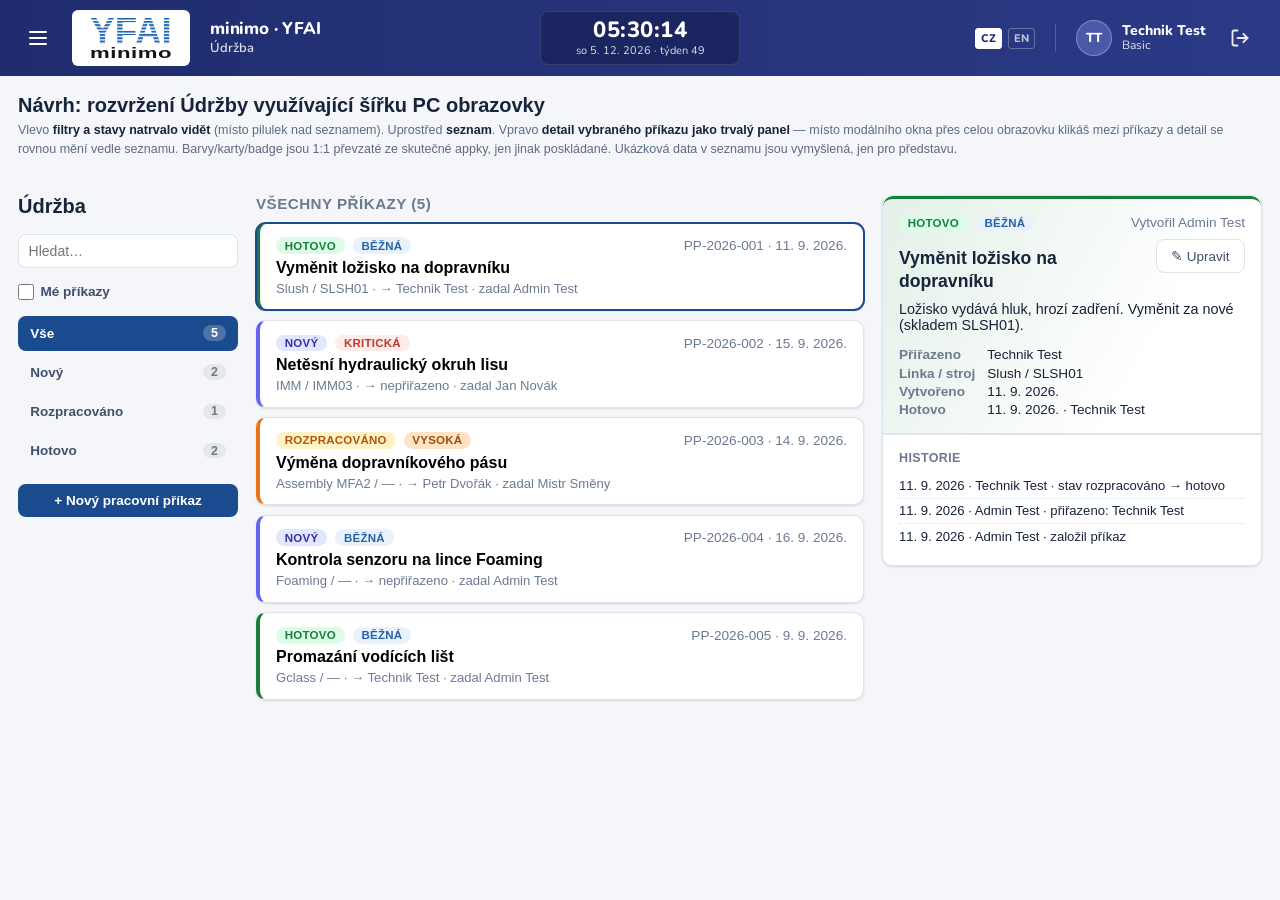
<file: _mockup-udrzba-layout.html>
<!doctype html>
<html lang="cs">
<head>
<meta charset="utf-8">
<meta name="viewport" content="width=device-width, initial-scale=1">
<title>Návrh rozvržení Údržby — needitovaný náhled</title>
<link rel="stylesheet" href="header.css">
<style>
  /* === převzato beze změny z udrzba.html (barvy, karty, badge, hero, sec) === */
  :root{--navy-1:#0f2f5f;--navy-2:#1b4b8f;--bg:#f4f6f9;--surface:#fff;--border:#dde4ec;--text:#16233a;--muted:#6b7a90;
    --ok:#15803d;--warn:#b45309;--danger:#c0392b;--radius:10px;
    --shadow:0 1px 3px rgba(15,23,42,.08), 0 1px 2px rgba(15,23,42,.06)}
  *{box-sizing:border-box}
  body{margin:0;background:var(--bg);color:var(--text);font-family:-apple-system,"Segoe UI",Roboto,Arial,sans-serif;font-size:14px}
  button{font-family:inherit;font-size:13.5px;cursor:pointer;border-radius:8px;border:1px solid transparent;padding:0.5rem 0.9rem;background:#fff}
  input{font-family:inherit;font-size:14px;padding:0.5rem 0.6rem;border:1px solid var(--border);border-radius:8px;background:#fff;color:var(--text);width:100%}
  .muted{color:var(--muted);font-size:.85rem}
  .btn-primary{background:var(--navy-2);color:#fff;font-weight:600}
  .btn-primary:hover{background:var(--navy-1)}
  .btn-ghost{background:#fff;border:1px solid var(--border);color:#41506b}
  .row{display:flex;gap:.5rem;flex-wrap:wrap;align-items:center}
  .spacer{flex:1}
  h1{font-size:1.25rem;margin:0 0 .9rem}

  .order-item{display:block;width:100%;text-align:left;background:var(--surface);border:1px solid var(--border);
    border-left:4px solid #94a3b8;border-radius:var(--radius);box-shadow:var(--shadow);padding:.85rem 1rem;cursor:pointer}
  .order-item:hover{border-color:#b9c6d8;filter:brightness(.99)}
  .order-item.st-nový{border-left-color:#6366f1}
  .order-item.st-rozpracováno{border-left-color:#ea7317}
  .order-item.st-hotovo{border-left-color:var(--ok)}
  .order-item.sel{outline:2px solid var(--navy-2);outline-offset:-1px}
  .oi-top{display:flex;align-items:center;gap:.5rem;margin-bottom:.3rem}
  .oi-title{margin:0 0 .25rem;font-size:1rem;font-weight:700}
  .oi-meta{font-size:.82rem;color:var(--muted)}

  .badge{display:inline-block;padding:.15rem .55rem;border-radius:999px;font-size:.72rem;font-weight:700;text-transform:uppercase;letter-spacing:.02em}
  .badge.st-nový{background:#e0e7ff;color:#3730a3}
  .badge.st-rozpracováno{background:#fef3c7;color:var(--warn)}
  .badge.st-hotovo{background:#dcfce7;color:var(--ok)}
  .badge.p-běžná{background:#e9f1fb;color:#2563a8}
  .badge.p-vysoká{background:#ffe3c2;color:#9a4f0e}
  .badge.p-kritická{background:#fdecea;color:var(--danger)}

  .hero{--accent:#94a3b8;margin:0 0 0;padding:1rem;border-bottom:1px solid var(--border);border-top:3px solid var(--accent);
    border-radius:var(--radius) var(--radius) 0 0;
    background:linear-gradient(120deg, color-mix(in srgb, var(--accent) 12%, #fff), transparent 70%), #fff}
  .hero.st-nový{--accent:#6366f1}
  .hero.st-rozpracováno{--accent:#ea7317}
  .hero.st-hotovo{--accent:#15803d}
  .hero-top{display:flex;align-items:center;gap:.5rem;flex-wrap:wrap;font-size:.85rem}
  .hero h2{margin:.5rem 0 0;font-size:1.1rem;line-height:1.3}
  .hero-desc{margin:.5rem 0 0;white-space:pre-wrap;font-size:.9rem}
  .meta{display:grid;grid-template-columns:auto 1fr;gap:.2rem .75rem;margin:.9rem 0 0;font-size:.85rem}
  .meta dt{color:var(--muted);font-weight:600}
  .meta dd{margin:0}
  .sec{display:grid;gap:.5rem;padding:1rem;border-top:1px solid var(--border)}
  .sec-label{font-size:.78rem;font-weight:700;text-transform:uppercase;letter-spacing:.03em;color:var(--muted)}
  .hist{font-size:.82rem}
  .hist div{padding:.3rem 0;border-top:1px dotted var(--border)}
  .hist div:first-child{border-top:none}

  /* === nové: 3sloupcové rozvržení stránky === */
  .page{display:grid;grid-template-columns:220px 1fr 380px;gap:18px;max-width:1400px;margin:0 auto;padding:18px;align-items:start}
  .sidebar{position:sticky;top:18px;display:grid;gap:1rem}
  .sidebar h1{margin-bottom:0}
  .statuslist{display:grid;gap:.25rem}
  .stat-item{display:flex;justify-content:space-between;align-items:center;width:100%;text-align:left;
    background:transparent;border:1px solid transparent;border-radius:8px;padding:.55rem .7rem;font-weight:600;color:#41506b}
  .stat-item:hover{background:#eef2f7}
  .stat-item.on{background:var(--navy-2);color:#fff}
  .stat-item .count{font-size:.78rem;font-weight:700;opacity:.75;background:rgba(0,0,0,.08);border-radius:999px;padding:.05rem .5rem}
  .stat-item.on .count{background:rgba(255,255,255,.22);opacity:1}
  .check{display:inline-flex;gap:.4rem;align-items:center;font-size:.85rem;font-weight:600;color:#41506b;cursor:pointer}
  .check input{width:16px;height:16px;margin:0}

  .list-col h2.colhead{font-size:.95rem;margin:0 0 .7rem;color:var(--muted);font-weight:700;text-transform:uppercase;letter-spacing:.03em}
  .list{display:grid;gap:.6rem}

  .detail-col{position:sticky;top:18px;background:var(--surface);border:1px solid var(--border);border-radius:var(--radius);
    box-shadow:var(--shadow);overflow:hidden;max-height:calc(100vh - 36px);display:flex;flex-direction:column}
  .detail-col .scroll{overflow-y:auto}
  .detail-empty{padding:3rem 1.2rem;text-align:center;color:var(--muted)}

  .notes{max-width:1400px;margin:0 auto 18px;padding:0 18px;color:#5b6b82;font-size:12.5px;line-height:1.5}
  .notes b{color:#16233a}
  h1.pagetitle{max-width:1400px;margin:18px auto 4px;padding:0 18px;font-size:20px}
</style>
</head>
<body>
<div id="hdr"></div>

<h1 class="pagetitle">Návrh: rozvržení Údržby využívající šířku PC obrazovky</h1>
<p class="notes">Vlevo <b>filtry a stavy natrvalo vidět</b> (místo pilulek nad seznamem). Uprostřed <b>seznam</b>.
  Vpravo <b>detail vybraného příkazu jako trvalý panel</b> — místo modálního okna přes celou obrazovku klikáš mezi
  příkazy a detail se rovnou mění vedle seznamu. Barvy/karty/badge jsou 1:1 převzaté ze skutečné appky, jen jinak
  poskládané. Ukázková data v seznamu jsou vymyšlená, jen pro představu.</p>

<div class="page">
  <aside class="sidebar">
    <h1>Údržba</h1>
    <input class="search" placeholder="Hledat…">
    <label class="check"><input type="checkbox">Mé příkazy</label>
    <nav class="statuslist">
      <button class="stat-item on">Vše <span class="count">5</span></button>
      <button class="stat-item">Nový <span class="count">2</span></button>
      <button class="stat-item">Rozpracováno <span class="count">1</span></button>
      <button class="stat-item">Hotovo <span class="count">2</span></button>
    </nav>
    <button class="btn-primary">+ Nový pracovní příkaz</button>
  </aside>

  <section class="list-col">
    <h2 class="colhead">Všechny příkazy (5)</h2>
    <div class="list">
      <button type="button" class="order-item st-hotovo sel">
        <div class="oi-top"><span class="badge st-hotovo">Hotovo</span><span class="badge p-běžná">běžná</span>
          <span class="spacer"></span><span class="muted">PP-2026-001 · 11. 9. 2026.</span></div>
        <h3 class="oi-title">Vyměnit ložisko na dopravníku</h3>
        <div class="oi-meta">Slush / SLSH01 · → Technik Test · zadal Admin Test</div>
      </button>
      <button type="button" class="order-item st-nový">
        <div class="oi-top"><span class="badge st-nový">Nový</span><span class="badge p-kritická">kritická</span>
          <span class="spacer"></span><span class="muted">PP-2026-002 · 15. 9. 2026.</span></div>
        <h3 class="oi-title">Netěsní hydraulický okruh lisu</h3>
        <div class="oi-meta">IMM / IMM03 · → nepřiřazeno · zadal Jan Novák</div>
      </button>
      <button type="button" class="order-item st-rozpracováno">
        <div class="oi-top"><span class="badge st-rozpracováno">Rozpracováno</span><span class="badge p-vysoká">vysoká</span>
          <span class="spacer"></span><span class="muted">PP-2026-003 · 14. 9. 2026.</span></div>
        <h3 class="oi-title">Výměna dopravníkového pásu</h3>
        <div class="oi-meta">Assembly MFA2 / — · → Petr Dvořák · zadal Mistr Směny</div>
      </button>
      <button type="button" class="order-item st-nový">
        <div class="oi-top"><span class="badge st-nový">Nový</span><span class="badge p-běžná">běžná</span>
          <span class="spacer"></span><span class="muted">PP-2026-004 · 16. 9. 2026.</span></div>
        <h3 class="oi-title">Kontrola senzoru na lince Foaming</h3>
        <div class="oi-meta">Foaming / — · → nepřiřazeno · zadal Admin Test</div>
      </button>
      <button type="button" class="order-item st-hotovo">
        <div class="oi-top"><span class="badge st-hotovo">Hotovo</span><span class="badge p-běžná">běžná</span>
          <span class="spacer"></span><span class="muted">PP-2026-005 · 9. 9. 2026.</span></div>
        <h3 class="oi-title">Promazání vodících lišt</h3>
        <div class="oi-meta">Gclass / — · → Technik Test · zadal Admin Test</div>
      </button>
    </div>
  </section>

  <aside class="detail-col">
    <div class="scroll">
      <div class="hero st-hotovo">
        <div class="hero-top"><span class="badge st-hotovo">Hotovo</span><span class="badge p-běžná">běžná</span>
          <span class="spacer"></span><span class="muted">Vytvořil Admin Test</span></div>
        <div class="row" style="align-items:flex-start;margin-top:.5rem">
          <h2 style="flex:1">Vyměnit ložisko na dopravníku</h2>
          <button class="btn-ghost">✎ Upravit</button>
        </div>
        <p class="hero-desc">Ložisko vydává hluk, hrozí zadření. Vyměnit za nové (skladem SLSH01).</p>
        <dl class="meta">
          <dt>Přiřazeno</dt><dd>Technik Test</dd>
          <dt>Linka / stroj</dt><dd>Slush / SLSH01</dd>
          <dt>Vytvořeno</dt><dd>11. 9. 2026.</dd>
          <dt>Hotovo</dt><dd>11. 9. 2026. · Technik Test</dd>
        </dl>
      </div>
      <div class="sec">
        <div class="sec-label">Historie</div>
        <div class="hist">
          <div>11. 9. 2026 · Technik Test · stav rozpracováno → hotovo</div>
          <div>11. 9. 2026 · Admin Test · přiřazeno: Technik Test</div>
          <div>11. 9. 2026 · Admin Test · založil příkaz</div>
        </div>
      </div>
    </div>
  </aside>
</div>

<script src="header.js"></script>
<script>
  document.getElementById('hdr').innerHTML = window.uheaderHTML({
    module:'Údržba', cur:'udrzba', user:'technik.test@minimo.local', level:'Basic',
    photoURL:'', firstName:'Technik', lastName:'Test', logoutAttr:'id="btn-logout-mock"'
  });
</script>
</body>
</html>
</file>
<file: header.css>
/* ============================================================
   Jednotná hlavička minimo · YFAI — sdílená všemi moduly.
   Vzhled 1:1 podle Claude Design návrhu "Údržba — nové rozložení"
   (font v logu = jediné, co z původní hlavičky zůstalo beze změny).
   Používá vlastní třídy uh-* / mm-* (nekoliduje se styly modulů).

   Font Nunito se natahuje přímo odsud (@import), ne přes <link> v <head>
   každé stránky — jinak by hlavička na modulech bez vlastního odkazu na
   Nunito (všechny kromě Údržby) padala zpátky na systémové písmo stránky
   a vypadala jinak, i když jde o úplně stejný header.css/header.js.
   Stejně tak font-family a flex-wrap jsou na .uhdr nastavené explicitně,
   aby to nezáviselo na tom, co si nastaví hostitelská stránka (některé
   moduly mají z doby před sjednocením hlavičky ještě starou "holou"
   `header{...}` definici se svým vlastním písmem/flex-wrap — ta se
   specificitou třídy .uhdr přebije všude, KDE .uhdr danou vlastnost
   sama nastavuje, proto tu musí být nastavené i font-family/flex-wrap). */
@import url('https://fonts.googleapis.com/css2?family=Nunito:wght@400;600;700;800&display=swap');
.uhdr{background:linear-gradient(90deg,#1f2d6e,#2b3a86);color:#fff;height:76px;padding:0 24px;
  display:flex;align-items:center;gap:20px;flex-wrap:nowrap;position:relative;z-index:60;
  font-family:'Nunito','Segoe UI',sans-serif}
/* .uh-brandgroup (menu+logo) je na širokém panelu jen průchozí obálka — její
   obsah teče do .uhdr úplně stejně, jako by tahle obálka vůbec nebyla.
   Existuje kvůli mobilu (viz media query níže), kde se z ní stane skutečná
   mřížková buňka. .uh-topright je naopak skutečný flex řádek (foto+jméno
   +Odhlásit s vlastní mezerou), přesně jako v návrhu. */
.uh-brandgroup{display:contents}
.uh-menuwrap{position:relative;flex:none}
/* Žádný box — jen tři čárky přímo na navy, kruh se objeví až při najetí
   myší (stejná myšlenka jako Odhlásit). Platí mobil i PC, jen velikost
   tlačítka se liší (viz media queries níž). */
.uh-menu{background:transparent;border:none;color:#fff;width:28px;height:28px;
  border-radius:8px;cursor:pointer;padding:0;display:flex;flex-direction:column;
  align-items:center;justify-content:center;gap:4px}
.uh-menu:hover{background:rgba(255,255,255,.12)}
.uh-menu span{display:block;height:2px;width:18px;background:#fff;border-radius:2px}
.uh-brand{background:#fff;border-radius:6px;width:118px;height:56px;display:flex;
  align-items:center;justify-content:center;flex:none;text-decoration:none;cursor:pointer}
.uh-brand svg{display:block;height:46px;width:auto}
.uh-title{line-height:1.2;flex:none}
.uh-title b{font-size:17px;font-weight:800;display:block;letter-spacing:-.2px}
.uh-title span{font-size:13px;font-weight:600;opacity:.85}
.uh-idbox{display:flex;align-items:center;gap:10px}
.uh-clock{background:#1b2660;border:1px solid rgba(255,255,255,.12);border-radius:8px;
  padding:0 20px;min-width:200px;height:54px;flex:none;
  display:flex;flex-direction:column;align-items:center;justify-content:center}
/* Na širším panelu hodiny nepatří ani k logu, ani k profilu — vycentrované
   uprostřed hlavičky, nezávisle na šířce obou stran (.uhdr má position:relative). */
@media(min-width:701px){
  .uh-clock{position:absolute;left:50%;top:50%;transform:translate(-50%,-50%)}
}
.uh-clock .t{font-size:22px;font-weight:800;font-variant-numeric:tabular-nums;letter-spacing:.5px;line-height:1.1;
  white-space:nowrap}
.uh-clock .d{font-size:11px;opacity:.85;margin-top:1px;white-space:nowrap;font-variant-numeric:tabular-nums}
.uh-avatar{width:36px;height:36px;border-radius:50%;flex:none;overflow:hidden;
  background:#4a5aa8;border:1px solid rgba(255,255,255,.3);
  display:flex;align-items:center;justify-content:center;font-size:13px;font-weight:800;
  color:#fff;text-decoration:none}
.uh-avatar:hover{background:#5a6ab8}
.uh-avatar img{width:100%;height:100%;object-fit:cover;display:block}
.uh-user{text-align:left;line-height:1.15;flex:none;max-width:230px;
  color:inherit;text-decoration:none;display:block;border-radius:6px;margin:-2px -4px;padding:2px 4px}
.uh-user:hover{background:rgba(255,255,255,.12)}
.uh-user .n{font-size:14px;font-weight:800;white-space:nowrap;overflow:hidden;text-overflow:ellipsis}
.uh-user .l{font-size:12px;opacity:.85;white-space:nowrap}
/* Jazyk — dvě "pilulky" CZ/EN (aktivní = bílé pozadí, neaktivní = jen
   obrys), stejně jako v návrhu, ne vlaječky. */
.uh-lang{display:flex;gap:6px;flex:none;margin-left:auto}
.uh-lang button{font-size:11px;font-weight:800;border-radius:3px;padding:2px 5px;cursor:pointer;
  background:transparent;border:1px solid rgba(255,255,255,.4);color:#fff;opacity:.7}
.uh-lang button:hover{opacity:.9}
.uh-lang button.on{opacity:1;background:#fff;color:#1f2d6e;border-color:#fff}
/* Svislá oddělovací čárka mezi jazyky a profilem (samostatný prvek, přesně
   podle návrhu — ne border-right na sousedním bloku). */
.uh-divider{width:1px;height:28px;background:rgba(255,255,255,.2);flex:none}
/* Jen ikona (dveře+šipka), žádný trvalý kroužek okolo — kruh se objeví až
   při najetí myší (stejná myšlenka jako menu). Ikona je SVG se
   stroke:currentColor, takže se barevně sama přizpůsobí tlačítku. */
.uh-topright{display:flex;align-items:center;gap:18px;flex:none}
.uh-logout{background:transparent;border:none;color:#fff;opacity:.9;
  border-radius:50%;width:32px;height:32px;padding:0;line-height:1;cursor:pointer;
  flex:none;display:flex;align-items:center;justify-content:center}
.uh-logout:hover{background:rgba(255,255,255,.14);opacity:1}
.uh-logout svg{display:block;width:20px;height:20px}

/* rozbalovací menu modulů (kotva u tlačítka menu) */
.mm-panel{position:absolute;top:84px;left:0;z-index:200;background:#fff;border:1px solid #dde4ec;border-radius:14px;
  box-shadow:0 16px 40px rgba(0,0,0,.26);min-width:420px;padding:12px;color:#16233a}
.mm-panel .mm-h{font-size:15px;text-transform:uppercase;letter-spacing:.5px;color:#6b7a90;font-weight:700;padding:12px 14px 8px}
.mm-panel a{display:flex;gap:14px;align-items:center;padding:16px 16px;border-radius:10px;text-decoration:none;color:#16233a;font-size:20px;font-weight:600}
.mm-panel a:hover{background:#eef3fb}
.mm-panel a.cur{background:#eef3fb;color:#0f2f5f}
.mm-panel .mm-sep{height:1px;background:#eef1f5;margin:10px 6px}
.mm-panel .mm-view{width:100%;text-align:left;background:#f4f6f9;border:1px solid #dde4ec;border-radius:10px;
  padding:15px 16px;font-size:17px;font-weight:700;color:#41506b;cursor:pointer}
.mm-panel .mm-view:hover{background:#eaeef4}

/* ---- mobil ----
   Bez hodin (na mobilu je vyhodili) — jen 2 řádky:
     [menu+logo]           [foto+jméno+Odhlásit]
                            [vlajky, zarovnané doprava]
   Sloupec 1 v řádku 2 zůstává prázdný — grid to zvládne bez potřeby
   tam něco dávat, šířku sloupce určuje menu+logo v řádku 1. */
@media(max-width:700px){
  .uhdr{display:grid;grid-template-columns:auto 1fr;grid-template-rows:auto auto;
    row-gap:6px;column-gap:8px;padding:7px 10px;height:auto}
  .uh-title{display:none}
  .uh-brandgroup{display:flex;align-items:center;gap:8px;grid-row:1;grid-column:1}
  .uh-brand{width:92px;height:44px}
  .uh-brand svg{height:32px}
  .uh-menu{width:38px;height:38px}
  .uh-topright{grid-row:1;grid-column:2;justify-self:end}
  .uh-clock{display:none}
  .uh-lang{grid-row:2;grid-column:2;justify-self:end;margin:0}
  .uh-avatar{width:26px;height:26px;font-size:10px}
  .uh-user{max-width:100px}
  .uh-user .n{font-size:11px}
  .uh-user .l{font-size:10px}
  .uh-divider{height:20px}
  .uh-logout{width:26px;height:26px}
  .uh-logout svg{width:14px;height:14px}
  .mm-panel{top:58px;min-width:0;width:calc(100vw - 20px);max-width:360px}
  .mm-panel a{font-size:18px;padding:15px 14px}
}
</file>
